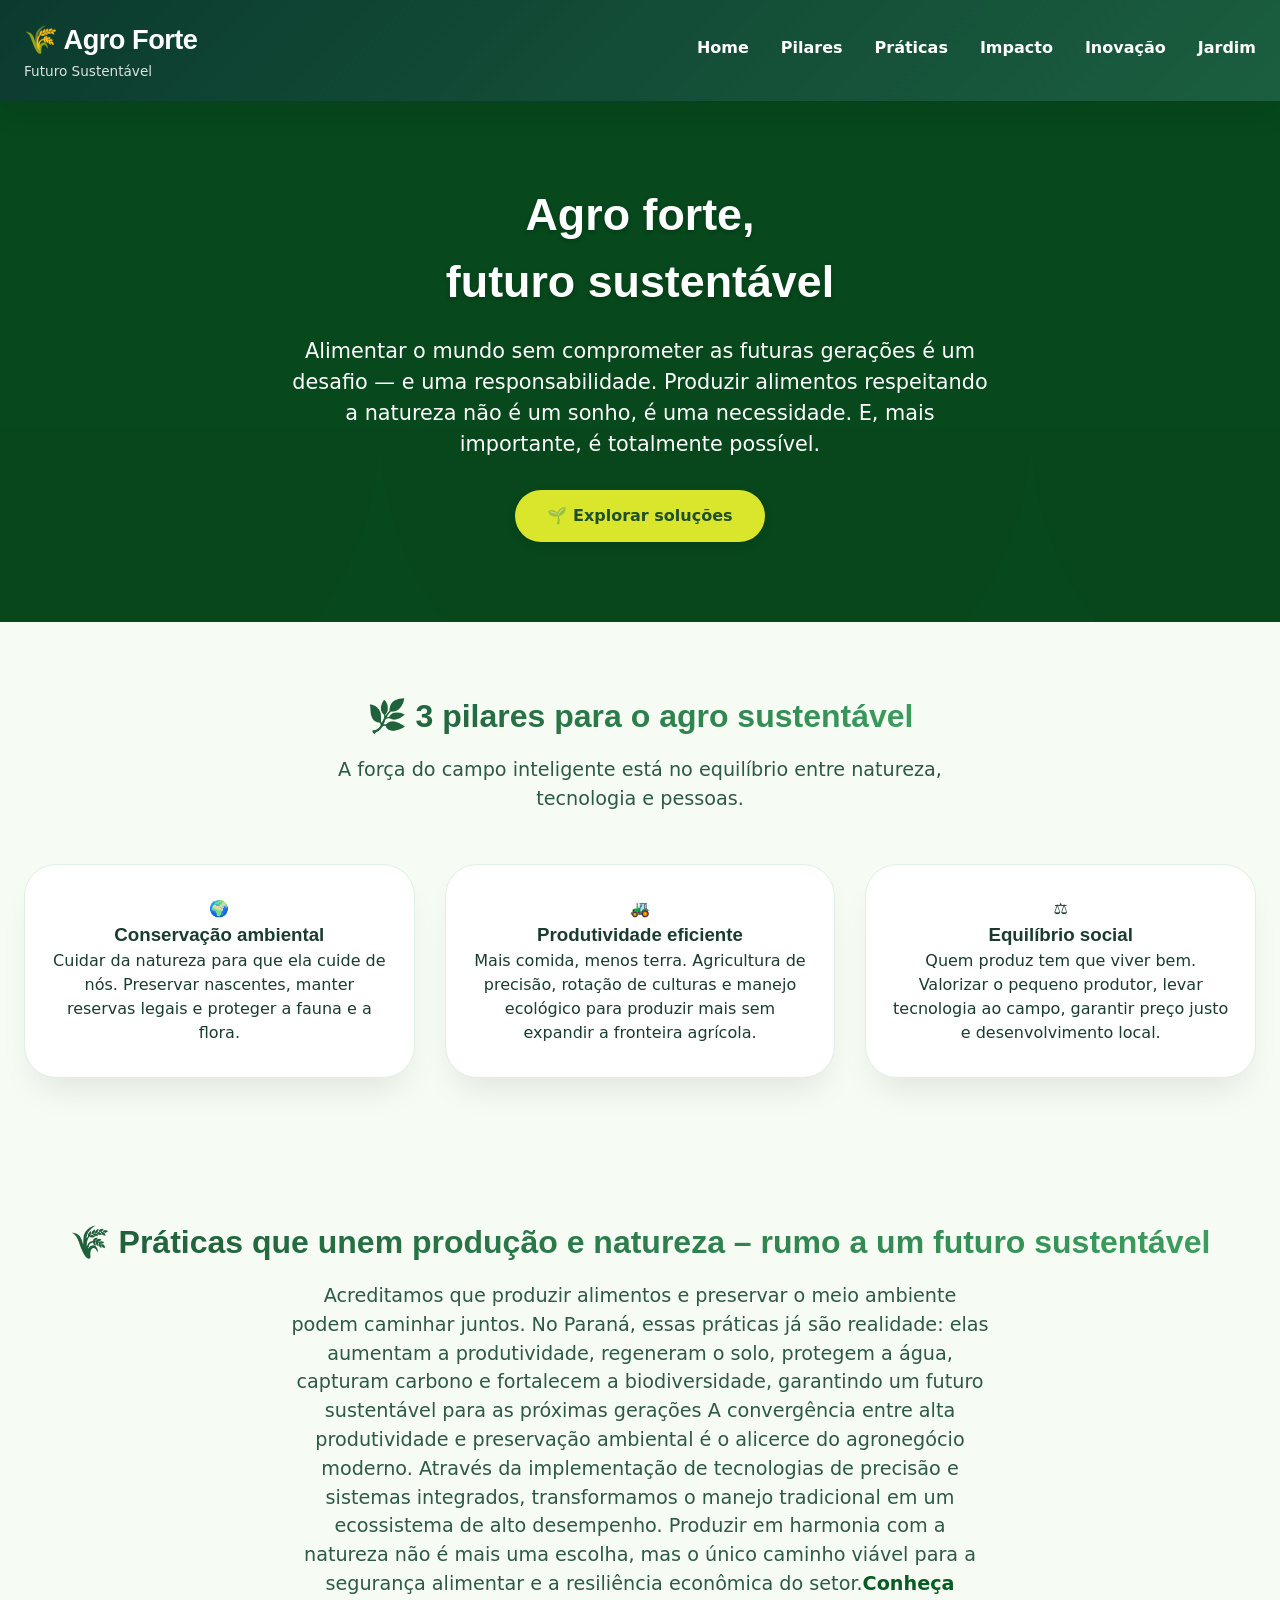
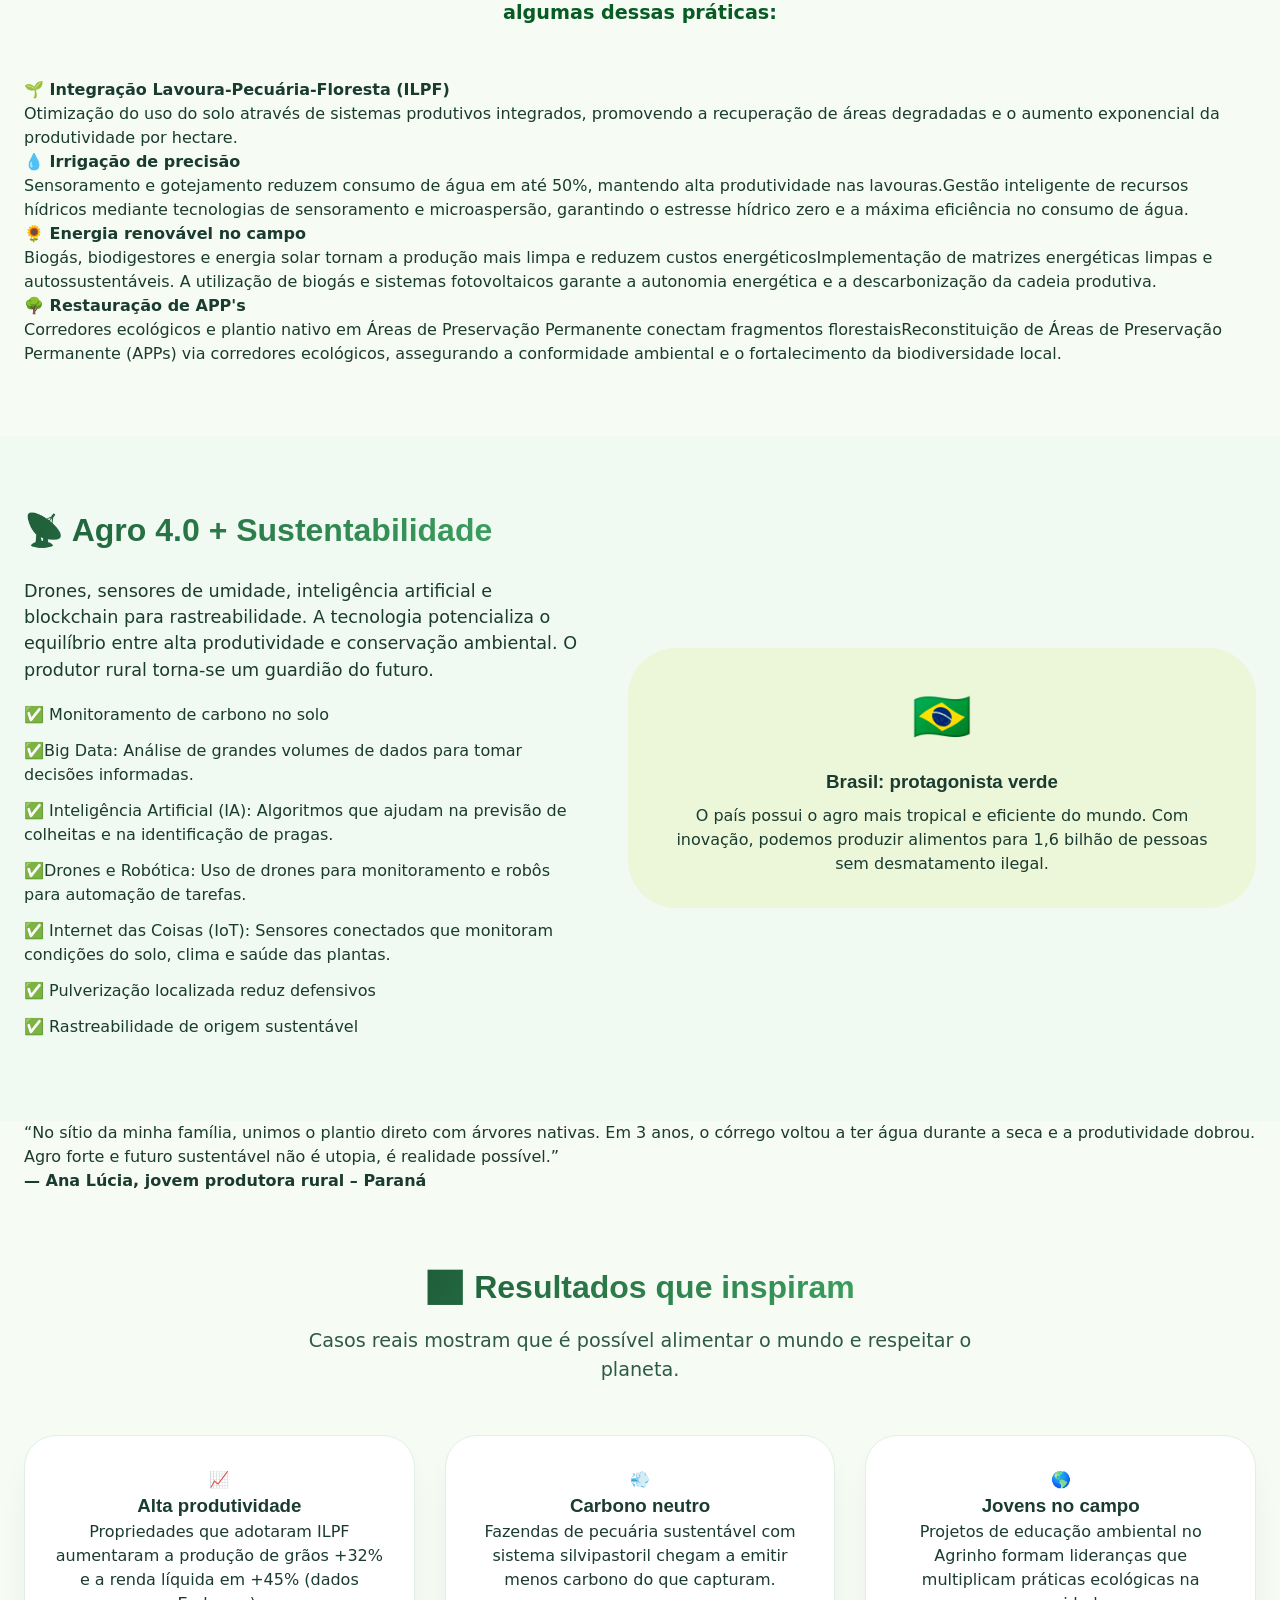
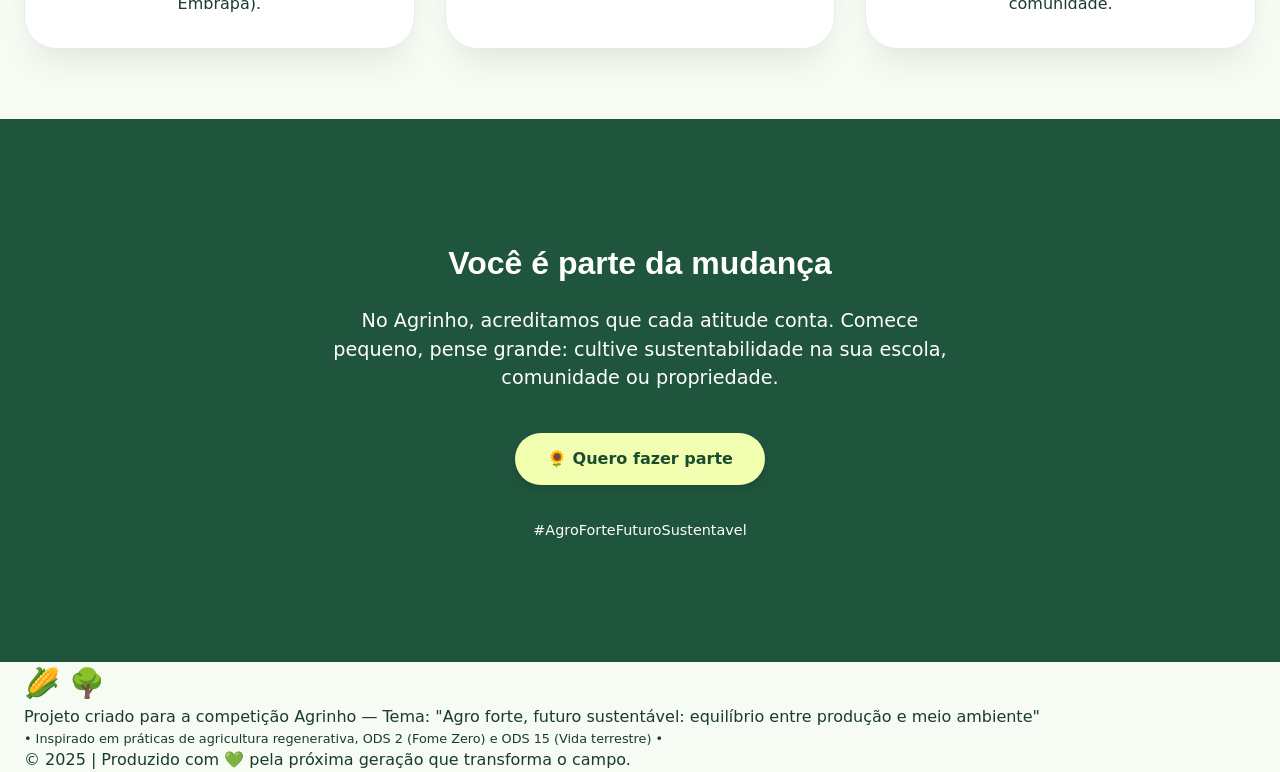
<file: index.html>
<!DOCTYPE html>
<html lang="pt-BR">

<head>
    <meta charset="UTF-8">
    <meta name="viewport" content="width=device-width, initial-scale=1.0, maximum-scale=1.0, user-scalable=yes">
    <title>Agro Forte | Futuro Sustentável - Agrinho</title>
    <link rel="stylesheet" href="style.css"> <!-- Link para o CSS externo -->
</head>

<body>
    <header>
        <div class="container header-flex">
            <div class="logo-area">
                <h1>🌾 Agro Forte</h1>
                <p>Futuro Sustentável</p>
            </div>
            <div class="nav-links">
                <a href="#home">Home</a>
                <a href="#pilares">Pilares</a>
                <a href="#praticas">Práticas</a>
                <a href="#impacto">Impacto</a>
                <a href="#inovacao">Inovação</a>
                <a href="Jardim.html" title="Redireciona para a página Jardim">Jardim</a>
            </div>
        </div>
    </header>

    <main>
        <!-- Hero / introdução -->
        <section id="home" class="hero">
            <div class="container">
                <h2>Agro forte,<br> futuro sustentável</h2>
                <p>Alimentar o mundo sem comprometer as futuras gerações é um desafio — e uma responsabilidade.
                    Produzir alimentos respeitando a natureza não é um sonho, é uma necessidade.
                    E, mais importante, é totalmente possível.</p>
                <a href="#praticas" class="btn">🌱 Explorar soluções</a>
            </div>
        </section>

        <!-- pilares do equilíbrio -->
        <section id="pilares">
            <div class="container">
                <h2 class="section-title"><span>🌿 3 pilares para o agro sustentável</span></h2>
                <p class="subtitle-center">A força do campo inteligente está no equilíbrio entre natureza, tecnologia e
                    pessoas.</p>
                <div class="cards-grid">
                    <div class="card">
                        <div class="card-icon">🌍</div>
                        <h3>Conservação ambiental</h3>
                        <p>Cuidar da natureza para que ela cuide de nós. Preservar nascentes, manter reservas legais e
                            proteger a fauna e a flora.</p>
                    </div>
                    <div class="card">
                        <div class="card-icon">🚜</div>
                        <h3>Produtividade eficiente</h3>
                        <p>Mais comida, menos terra. Agricultura de precisão, rotação de culturas e manejo ecológico
                            para produzir mais sem expandir a fronteira agrícola.</p>
                    </div>
                    <div class="card">
                        <div class="card-icon">⚖️</div>
                        <h3>Equilíbrio social</h3>
                        <p>Quem produz tem que viver bem. Valorizar o pequeno produtor, levar tecnologia ao campo,
                            garantir preço justo e desenvolvimento local.</p>
                    </div>
                </div>
            </div>
        </section>

        <!-- práticas sustentáveis em destaque -->
        <section id="praticas">
            <div class="container">
                <h2 class="section-title"><span>🌾 Práticas que unem produção e natureza – rumo a um futuro
                        sustentável</span></h2>
                <p class="subtitle-center">Acreditamos que produzir alimentos e preservar o meio ambiente
                    podem caminhar juntos. No Paraná, essas práticas já são realidade: elas aumentam a produtividade,
                    regeneram o solo, protegem a água, capturam carbono e fortalecem a biodiversidade, garantindo um
                    futuro sustentável para as próximas gerações A convergência entre alta produtividade e preservação
                    ambiental é o alicerce do agronegócio moderno. Através da implementação de tecnologias de precisão e
                    sistemas integrados, transformamos o manejo tradicional em um ecossistema de alto desempenho.
                    Produzir em harmonia com a natureza não é mais uma escolha, mas o único caminho viável para a
                    segurança alimentar e a resiliência econômica do setor.<strong style="color: #075c23;">Conheça
                        algumas dessas práticas:</strong></p>
                <div class="practice-list">
                    <div class="practice-item">
                        <h4>🌱 Integração Lavoura-Pecuária-Floresta (ILPF)</h4>
                        <p>Otimização do uso do solo através de sistemas produtivos integrados, promovendo a recuperação
                            de áreas degradadas e o aumento exponencial da produtividade por hectare.</p>
                    </div>
                    <div class="practice-item">
                        <h4>💧 Irrigação de precisão</h4>
                        <p>Sensoramento e gotejamento reduzem consumo de água em até 50%, mantendo alta produtividade
                            nas lavouras.Gestão inteligente de recursos hídricos mediante tecnologias de sensoramento e
                            microaspersão, garantindo o estresse hídrico zero e a máxima eficiência no consumo de água.
                        </p>
                    </div>
                    <div class="practice-item">
                        <h4>🌻 Energia renovável no campo</h4>
                        <p>Biogás, biodigestores e energia solar tornam a produção mais limpa e reduzem custos
                            energéticosImplementação de matrizes energéticas limpas e autossustentáveis. A utilização de
                            biogás e sistemas fotovoltaicos garante a autonomia energética e a descarbonização da cadeia
                            produtiva.</p>
                    </div>
                    <div class="practice-item">
                        <h4>🌳 Restauração de APP's</h4>
                        <p>Corredores ecológicos e plantio nativo em Áreas de Preservação Permanente conectam fragmentos
                            florestaisReconstituição de Áreas de Preservação Permanente (APPs) via corredores
                            ecológicos, assegurando a conformidade ambiental e o fortalecimento da biodiversidade local.
                        </p>
                    </div>
                </div>
            </div>
        </section>

        <!-- Seção de inovação e tecnologia -->
        <section id="inovacao" style="background: #f0f9f2;">
            <div class="container">
                <div style="display: flex; flex-wrap: wrap; gap: 40px; align-items: center;">
                    <div style="flex: 1; min-width: 250px;">
                        <h2 class="section-title" style="text-align: left; margin-bottom: 24px;"><span>📡 Agro 4.0 +
                                Sustentabilidade</span></h2>
                        <p style="font-size: 1.1rem; margin-bottom: 20px;">Drones, sensores de umidade, inteligência
                            artificial e blockchain para rastreabilidade. A tecnologia potencializa o equilíbrio entre
                            alta produtividade e conservação ambiental. O produtor rural torna-se um guardião do futuro.
                        </p>
                        <ul style="list-style-type: none;">
                            <li style="margin: 12px 0;">✅ Monitoramento de carbono no solo</li>
                            <li style="margin: 12px 0;">✅Big Data: Análise de grandes volumes de dados para tomar decisões informadas.
                            <li style="margin: 12px 0;">✅ Inteligência Artificial (IA): Algoritmos que ajudam na previsão de colheitas e na identificação de pragas. 
                            <li style="margin: 12px 0;">✅Drones e Robótica: Uso de drones para monitoramento e robôs para automação de tarefas.
                           <li style="margin: 12px 0;">✅ Internet das Coisas (IoT): Sensores conectados que monitoram condições do solo, clima e saúde das plantas.
                            <li style="margin: 12px 0;">✅ Pulverização localizada reduz defensivos</li>
                            <li style="margin: 12px 0;">✅ Rastreabilidade de origem sustentável</li>
                        </ul>
            
                    </div>
                    <div
                        style="flex: 1; background: #d9e96b30; padding: 32px; border-radius: 48px; text-align: center;">
                        <div style="font-size: 3rem;">🇧🇷</div>
                        <h3 style="margin: 16px 0 8px;">Brasil: protagonista verde</h3>
                        <p>O país possui o agro mais tropical e eficiente do mundo. Com inovação, podemos produzir
                            alimentos para 1,6 bilhão de pessoas sem desmatamento ilegal.</p>
                    </div>
                </div>
            </div>
        </section>

        <!-- Depoimento / impacto social (elemento humano) -->
        <div class="container">
            <div class="quote">
                <p>“No sítio da minha família, unimos o plantio direto com árvores nativas. Em 3 anos, o córrego voltou
                    a ter água durante a seca e a produtividade dobrou. Agro forte e futuro sustentável não é utopia, é
                    realidade possível.”</p>
                <strong>— Ana Lúcia, jovem produtora rural – Paraná</strong>
            </div>
        </div>

        <!-- Seção de impacto / compromisso -->
        <section id="impacto">
            <div class="container">
                <h2 class="section-title"><span>📊 Resultados que inspiram</span></h2>
                <p class="subtitle-center">Casos reais mostram que é possível alimentar o mundo e respeitar o planeta.
                </p>
                <div class="cards-grid">
                    <div class="card">
                        <div class="card-icon">📈</div>
                        <h3>Alta produtividade</h3>
                        <p>Propriedades que adotaram ILPF aumentaram a produção de grãos +32% e a renda líquida em +45%
                            (dados Embrapa).</p>
                    </div>
                    <div class="card">
                        <div class="card-icon">💨</div>
                        <h3>Carbono neutro</h3>
                        <p>Fazendas de pecuária sustentável com sistema silvipastoril chegam a emitir menos carbono do
                            que capturam.</p>
                    </div>
                    <div class="card">
                        <div class="card-icon">🌎</div>
                        <h3>Jovens no campo</h3>
                        <p>Projetos de educação ambiental no Agrinho formam lideranças que multiplicam práticas
                            ecológicas na comunidade.</p>
                    </div>
                </div>
            </div>
        </section>

        <!-- Call to action final + desafio Agrinho -->
        <section style="background: #1f543d; color: white; text-align: center;">
            <div class="container" style="padding: 50px 20px;">
                <h2 style="font-size: 2rem;">Você é parte da mudança</h2>
                <p style="font-size: 1.2rem; max-width: 650px; margin: 20px auto;">No Agrinho, acreditamos que cada
                    atitude conta. Comece pequeno, pense grande: cultive sustentabilidade na sua escola, comunidade ou
                    propriedade.</p>
                <a href="#" style="background: #f3ffb0; color: #1a4d2e; margin-top: 20px; display: inline-block;"
                    class="btn">🌻 Quero fazer parte</a>
                <p style="margin-top: 35px; font-size: 0.9rem;">#AgroForteFuturoSustentavel</p>
            </div>
        </section>
    </main>

    <footer>
        <div class="container">
            <div style="font-size: 1.8rem;">🌽 🌳</div>
            <p>Projeto criado para a competição Agrinho — Tema: "Agro forte, futuro sustentável: equilíbrio entre
                produção e meio ambiente"</p>
            <p style="font-size: 0.8rem;">• Inspirado em práticas de agricultura regenerativa, ODS 2 (Fome Zero) e ODS
                15 (Vida terrestre) •</p>
            <p>© 2025 | Produzido com 💚 pela próxima geração que transforma o campo.</p>
        </div>
    </footer>

    <!-- pequeno script para suavizar navegação interna -->
    <script>
        document.querySelectorAll('.nav-links a').forEach(anchor => {
            anchor.addEventListener('click', function (e) {
                // Verifica se é um link interno (#) ou externo
                const href = this.getAttribute('href');
                if (href && href.startsWith('#')) {
                    e.preventDefault();
                    const targetId = href.substring(1);
                    const targetElement = document.getElementById(targetId);
                    if (targetElement) {
                        targetElement.scrollIntoView({ behavior: 'smooth', block: 'start' });
                    }
                }
                // Links externos (como Jardim.html) não são bloqueados
            });
        });
        // também permitir clique no botão hero
        const heroBtn = document.querySelector('.hero .btn');
        if (heroBtn) {
            heroBtn.addEventListener('click', function (e) {
                e.preventDefault();
                const target = document.querySelector('#praticas');
                if (target) target.scrollIntoView({ behavior: 'smooth' });
            });
        }
        const callBtn = document.querySelector('.btn[href="#"]');
        if (callBtn) {
            callBtn.addEventListener('click', (e) => {
                e.preventDefault();
                alert("🌿 Obrigado pelo interesse! Juntos construímos um agro forte, sustentável e vencedor! 🌎🚜");
            });
        }
    </script>
</body>

</html>
</file>
<file: style.css>
* {
    margin: 0;
    padding: 0;
    box-sizing: border-box;
}

body {
    font-family: 'Poppins', 'Segoe UI', system-ui, -apple-system, sans-serif;
    background-color: #f6fbf4;
    color: #1a3b2f;
    scroll-behavior: smooth;
    line-height: 1.5;
}

/* Importação Google Fonts */
@import url('https://fonts.googleapis.com/css2?family=Inter:opsz,wght@14..32,300;14..32,400;14..32,600;14..32,700;14..32,800&family=Montserrat:wght@400;500;600;700;800&display=swap');

h1, h2, h3, .logo {
    font-family: 'Montserrat', 'Poppins', sans-serif;
    font-weight: 700;
}

.container {
    max-width: 1280px;
    margin: 0 auto;
    padding: 0 24px;
}

/* Header */
header {
    background: linear-gradient(135deg, #0b3b2f 0%, #1b5e3f 100%);
    color: white;
    padding: 20px 0;
    box-shadow: 0 12px 28px rgba(0,0,0,0.08);
    position: sticky;
    top: 0;
    z-index: 100;
}

.header-flex {
    display: flex;
    justify-content: space-between;
    align-items: center;
    flex-wrap: wrap;
    gap: 20px;
}

.logo-area h1 {
    font-size: 1.7rem;
    letter-spacing: -0.5px;
}

.logo-area p {
    font-size: 0.85rem;
    opacity: 0.85;
    font-weight: 500;
}

.nav-links {
    display: flex;
    gap: 32px;
    flex-wrap: wrap;
}

.nav-links a {
    color: white;
    text-decoration: none;
    font-weight: 600;
    transition: 0.2s;
    border-bottom: 2px solid transparent;
    padding-bottom: 4px;
}

.nav-links a:hover {
    border-bottom-color: #d4e66a;
    color: #e6f7a3;
}

/* Hero */
.hero {
    background: url('[data-uri]') no-repeat center center/cover;
    background-color: #22643e;
    background-blend-mode: overlay;
    padding: 80px 0;
    color: white;
    text-align: center;
}

.hero h2 {
    font-size: 2.8rem;
    margin-bottom: 20px;
    text-shadow: 0 2px 5px rgba(0,0,0,0.2);
}

.hero p {
    font-size: 1.3rem;
    max-width: 700px;
    margin: 0 auto 30px;
    font-weight: 500;
}

.btn {
    display: inline-block;
    background-color: #d9e62b;
    color: #1f4f2d;
    font-weight: 800;
    padding: 14px 32px;
    border-radius: 40px;
    text-decoration: none;
    font-size: 1rem;
    transition: transform 0.2s, background 0.2s;
    box-shadow: 0 4px 10px rgba(0,0,0,0.1);
}

.btn:hover {
    background-color: #c2d32a;
    transform: scale(1.02);
}

/* Seções gerais */
section {
    padding: 70px 0;
}

.section-title {
    font-size: 2rem;
    text-align: center;
    margin-bottom: 16px;
    position: relative;
    display: inline-block;
    width: 100%;
}

.section-title span {
    background: linear-gradient(120deg, #1f5e3a, #3c9e5e);
    background-clip: text;
    -webkit-background-clip: text;
    color: transparent;
}

.subtitle-center {
    text-align: center;
    max-width: 700px;
    margin: 0 auto 50px;
    color: #2d5a42;
    font-size: 1.2rem;
}

/* Cards */
.cards-grid {
    display: flex;
    flex-wrap: wrap;
    gap: 30px;
    justify-content: center;
}

.card {
    background: white;
    border-radius: 32px;
    padding: 32px 24px;
    flex: 1 1 280px;
    box-shadow: 0 20px 35px -12px rgba(0,0,0,0.1);
    transition: all 0.3s ease;
    text-align: center;
    border: 1px solid #e0f0e5;
}

.card:hover {
    transform: translateY(-8px);
    box-shadow:
</file>
